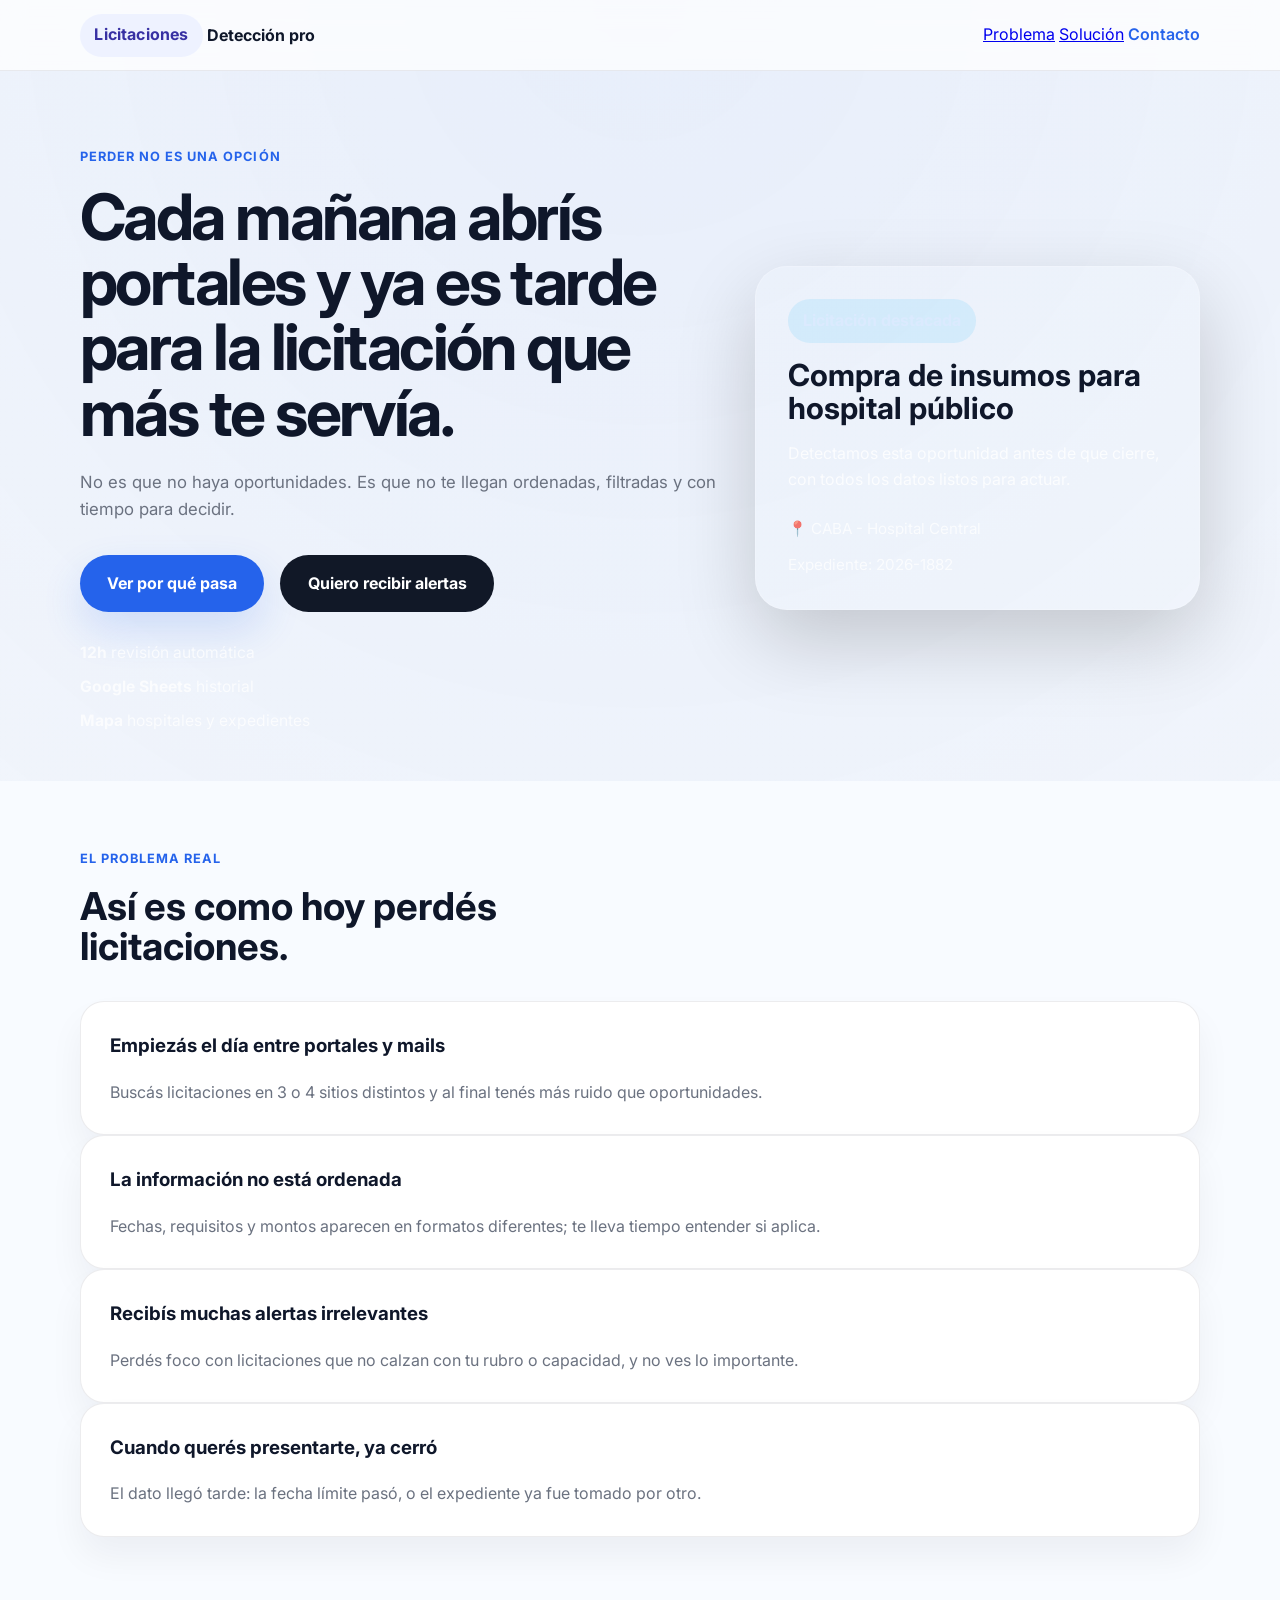
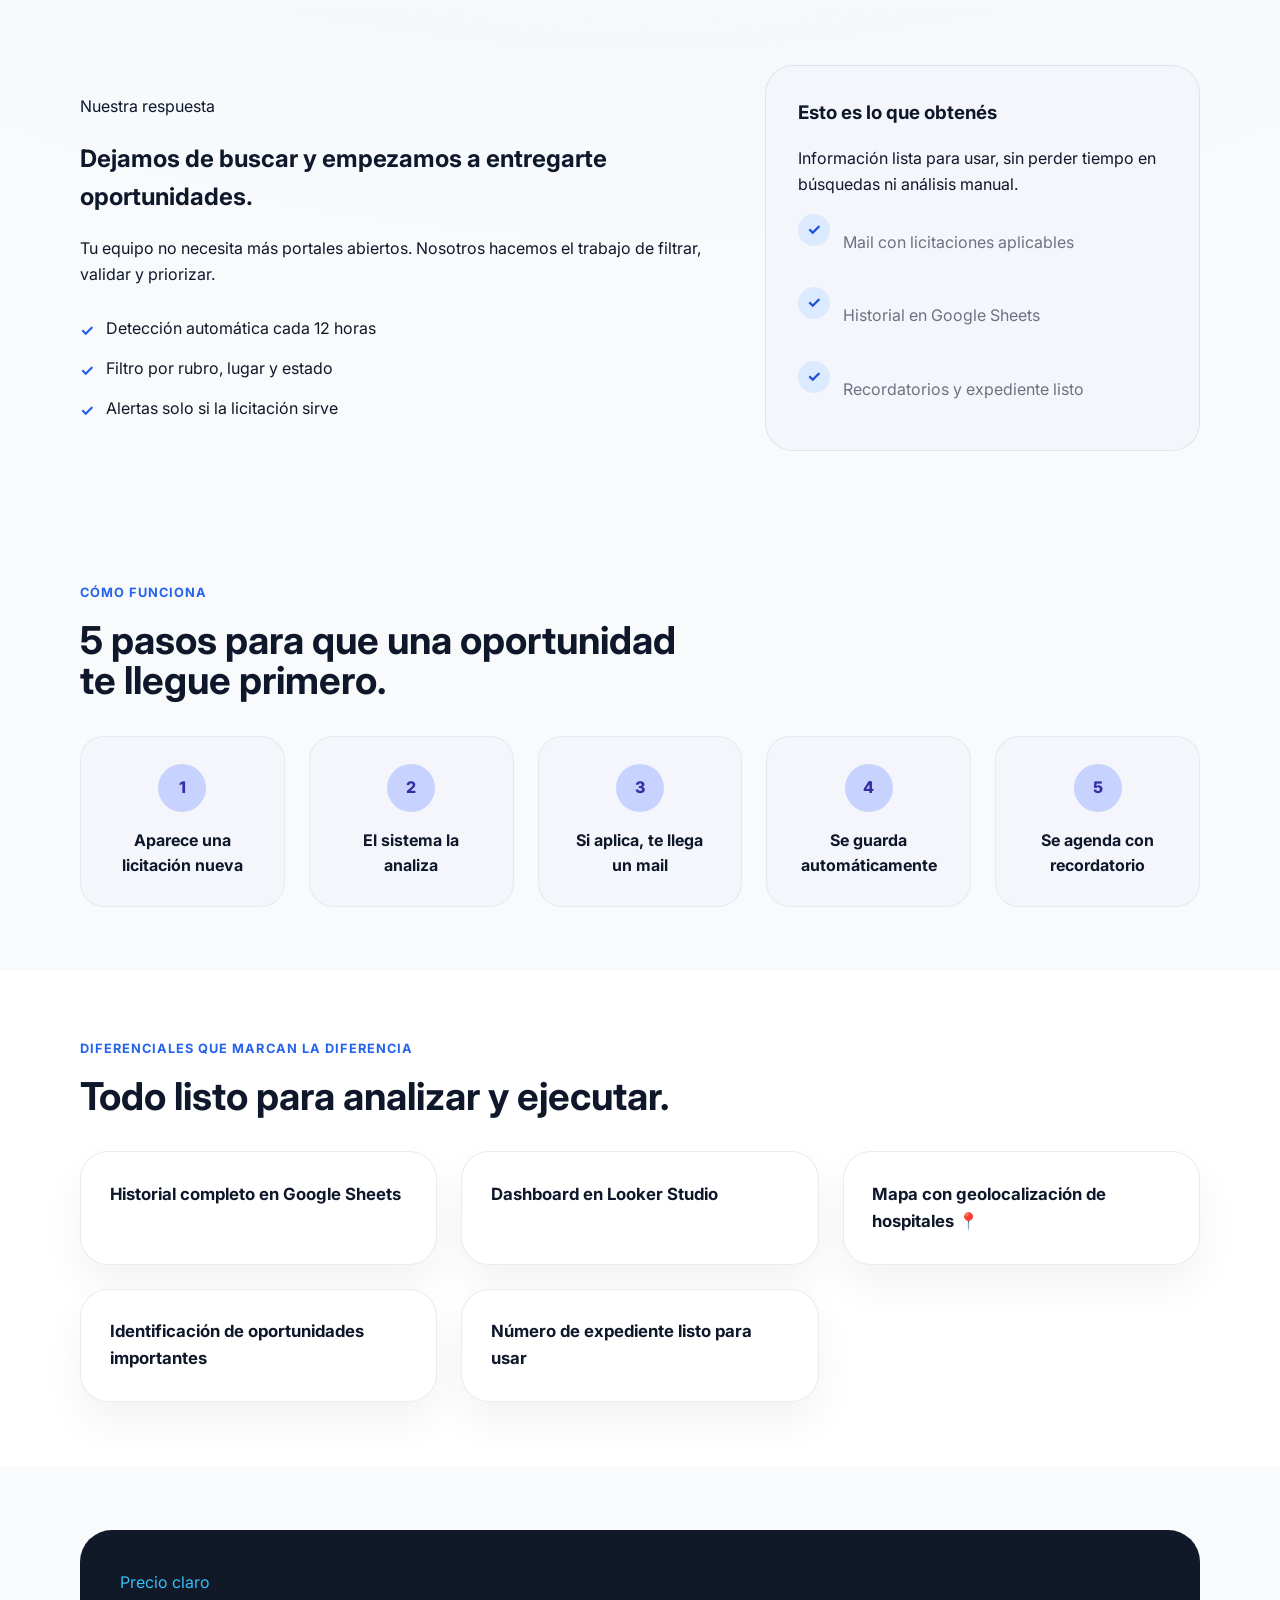
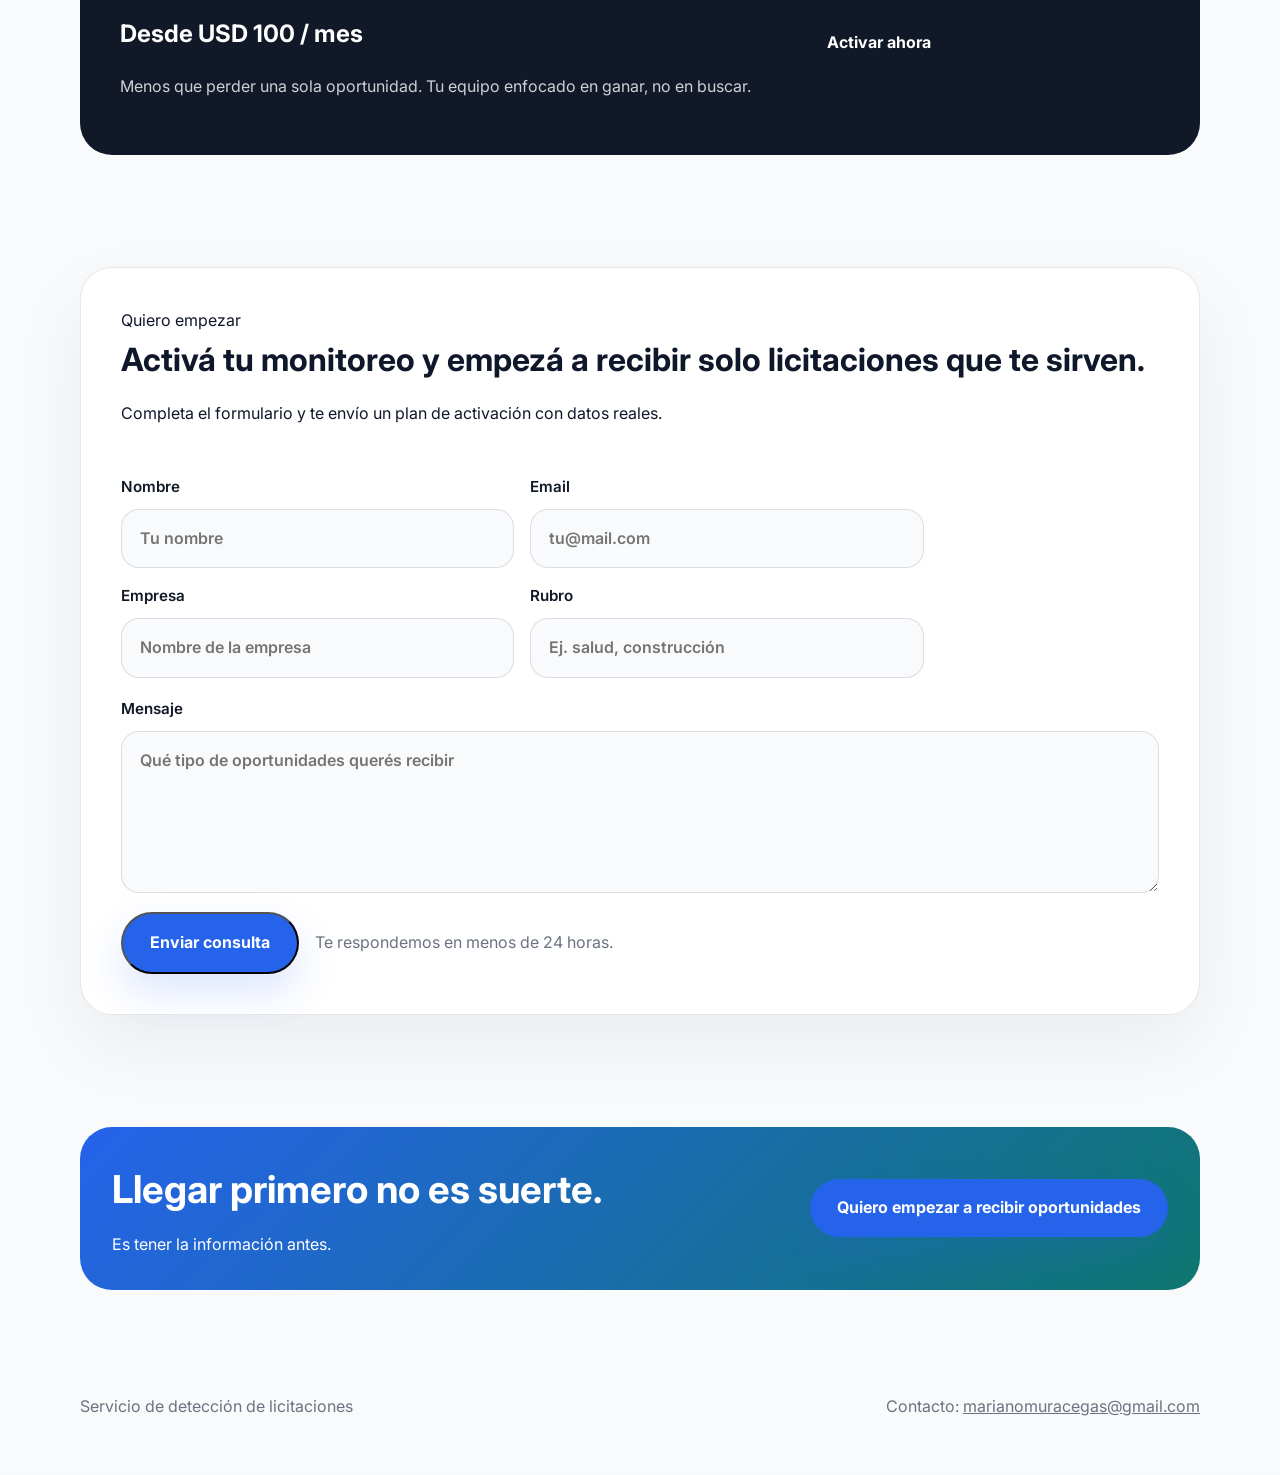
<file: index.html>
<!DOCTYPE html>
<html lang="es">
<head>
  <meta charset="UTF-8" />
  <meta name="viewport" content="width=device-width, initial-scale=1.0" />
  <title>Detectá licitaciones antes que los demás</title>
  <meta name="description" content="Recibí licitaciones filtradas por mail y llegá primero. Servicio que detecta, valida y te avisa solo cuando aplica." />
  <link rel="preconnect" href="https://fonts.googleapis.com" />
  <link rel="preconnect" href="https://fonts.gstatic.com" crossorigin />
  <link href="https://fonts.googleapis.com/css2?family=Inter:wght@400;500;600;700;800&display=swap" rel="stylesheet" />
  <link rel="stylesheet" href="styles.css" />
</head>
<body>
  <header class="topbar">
    <div class="container topbar-content">
      <div class="brand">
        <span class="badge">Licitaciones</span>
        <strong>Detección pro</strong>
      </div>
      <nav>
        <a href="#problema">Problema</a>
        <a href="#solucion">Solución</a>
        <a href="#contacto" class="topbar-link">Contacto</a>
      </nav>
    </div>
  </header>

  <main>
    <section class="hero">
      <div class="container hero-grid">
        <div class="hero-copy">
          <span class="eyebrow">Perder no es una opción</span>
          <h1>Cada mañana abrís portales y ya es tarde para la licitación que más te servía.</h1>
          <p class="hero-text">No es que no haya oportunidades. Es que no te llegan ordenadas, filtradas y con tiempo para decidir.</p>
          <div class="hero-actions">
            <a href="#problema" class="btn btn-primary">Ver por qué pasa</a>
            <a href="#contacto" class="btn btn-secondary">Quiero recibir alertas</a>
          </div>
          <div class="hero-meta">
            <span><strong>12h</strong> revisión automática</span>
            <span><strong>Google Sheets</strong> historial</span>
            <span><strong>Mapa</strong> hospitales y expedientes</span>
          </div>
        </div>

        <div class="hero-visual">
          <div class="hero-visual-card">
            <div class="tag">Licitación destacada</div>
            <h2>Compra de insumos para hospital público</h2>
            <p>Detectamos esta oportunidad antes de que cierre, con todos los datos listos para actuar.</p>
            <div class="hero-visual-meta">
              <span>📍 CABA - Hospital Central</span>
              <span>Expediente: 2026-1882</span>
            </div>
          </div>
        </div>
      </div>
    </section>

    <section class="section section-accent" id="problema">
      <div class="container">
        <div class="section-heading">
          <span class="eyebrow">El problema real</span>
          <h2>Así es como hoy perdés licitaciones.</h2>
        </div>
        <div class="story-grid">
          <article class="story-card">
            <h3>Empiezás el día entre portales y mails</h3>
            <p>Buscás licitaciones en 3 o 4 sitios distintos y al final tenés más ruido que oportunidades.</p>
          </article>
          <article class="story-card">
            <h3>La información no está ordenada</h3>
            <p>Fechas, requisitos y montos aparecen en formatos diferentes; te lleva tiempo entender si aplica.</p>
          </article>
          <article class="story-card">
            <h3>Recibís muchas alertas irrelevantes</h3>
            <p>Perdés foco con licitaciones que no calzan con tu rubro o capacidad, y no ves lo importante.</p>
          </article>
          <article class="story-card">
            <h3>Cuando querés presentarte, ya cerró</h3>
            <p>El dato llegó tarde: la fecha límite pasó, o el expediente ya fue tomado por otro.</p>
          </article>
        </div>
      </div>
    </section>

    <section class="section" id="solucion">
      <div class="container split-grid">
        <div>
          <span class="eyebrow">Nuestra respuesta</span>
          <h2>Dejamos de buscar y empezamos a entregarte oportunidades.</h2>
          <p>Tu equipo no necesita más portales abiertos. Nosotros hacemos el trabajo de filtrar, validar y priorizar.</p>
          <ul class="feature-list">
            <li>Detección automática cada 12 horas</li>
            <li>Filtro por rubro, lugar y estado</li>
            <li>Alertas solo si la licitación sirve</li>
          </ul>
        </div>
        <div class="info-panel">
          <h3>Esto es lo que obtenés</h3>
          <p>Información lista para usar, sin perder tiempo en búsquedas ni análisis manual.</p>
          <div class="info-item">
            <span>✓</span>
            <p>Mail con licitaciones aplicables</p>
          </div>
          <div class="info-item">
            <span>✓</span>
            <p>Historial en Google Sheets</p>
          </div>
          <div class="info-item">
            <span>✓</span>
            <p>Recordatorios y expediente listo</p>
          </div>
        </div>
      </div>
    </section>

    <section class="section" id="como-funciona">
      <div class="container">
        <div class="section-heading">
          <span class="eyebrow">Cómo funciona</span>
          <h2>5 pasos para que una oportunidad te llegue primero.</h2>
        </div>
        <div class="steps-grid">
          <div class="step">
            <div class="step-number">1</div>
            <h3>Aparece una licitación nueva</h3>
          </div>
          <div class="step">
            <div class="step-number">2</div>
            <h3>El sistema la analiza</h3>
          </div>
          <div class="step">
            <div class="step-number">3</div>
            <h3>Si aplica, te llega un mail</h3>
          </div>
          <div class="step">
            <div class="step-number">4</div>
            <h3>Se guarda automáticamente</h3>
          </div>
          <div class="step">
            <div class="step-number">5</div>
            <h3>Se agenda con recordatorio</h3>
          </div>
        </div>
      </div>
    </section>

    <section class="section section-alt" id="diferencial">
      <div class="container">
        <div class="section-heading">
          <span class="eyebrow">Diferenciales que marcan la diferencia</span>
          <h2>Todo listo para analizar y ejecutar.</h2>
        </div>
        <div class="features-grid">
          <div class="feature-card">
            <h3>Historial completo en Google Sheets</h3>
          </div>
          <div class="feature-card">
            <h3>Dashboard en Looker Studio</h3>
          </div>
          <div class="feature-card">
            <h3>Mapa con geolocalización de hospitales 📍</h3>
          </div>
          <div class="feature-card">
            <h3>Identificación de oportunidades importantes</h3>
          </div>
          <div class="feature-card">
            <h3>Número de expediente listo para usar</h3>
          </div>
        </div>
      </div>
    </section>

    <section class="section pricing" id="precio">
      <div class="container pricing-card">
        <div>
          <span class="eyebrow">Precio claro</span>
          <h2>Desde USD 100 / mes</h2>
          <p>Menos que perder una sola oportunidad. Tu equipo enfocado en ganar, no en buscar.</p>
        </div>
        <div class="pricing-action">
          <a href="#contacto" class="btn btn-secondary">Activar ahora</a>
        </div>
      </div>
    </section>

    <section class="section contact" id="contacto">
      <div class="container contact-card">
        <div class="contact-copy">
          <span class="eyebrow">Quiero empezar</span>
          <h2>Activá tu monitoreo y empezá a recibir solo licitaciones que te sirven.</h2>
          <p>Completa el formulario y te envío un plan de activación con datos reales.</p>
        </div>
        <form class="contact-form" action="#" method="post">
          <div class="form-grid">
            <label class="form-field">
              <span>Nombre</span>
              <input type="text" name="nombre" placeholder="Tu nombre" required />
            </label>
            <label class="form-field">
              <span>Email</span>
              <input type="email" name="email" placeholder="tu@mail.com" required />
            </label>
            <label class="form-field">
              <span>Empresa</span>
              <input type="text" name="empresa" placeholder="Nombre de la empresa" />
            </label>
            <label class="form-field">
              <span>Rubro</span>
              <input type="text" name="rubro" placeholder="Ej. salud, construcción" />
            </label>
          </div>
          <label class="form-field form-field-full">
            <span>Mensaje</span>
            <textarea name="mensaje" rows="5" placeholder="Qué tipo de oportunidades querés recibir"></textarea>
          </label>
          <div class="form-actions">
            <button type="submit" class="btn btn-primary">Enviar consulta</button>
            <span class="form-note">Te respondemos en menos de 24 horas.</span>
          </div>
        </form>
      </div>
    </section>

    <section class="section final-cta">
      <div class="container final-cta-card">
        <div>
          <h2>Llegar primero no es suerte.</h2>
          <p>Es tener la información antes.</p>
        </div>
        <a href="mailto:contacto@tuservicio.com" class="btn btn-primary">Quiero empezar a recibir oportunidades</a>
      </div>
    </section>
  </main>

  <footer class="footer">
    <div class="container footer-content">
      <p>Servicio de detección de licitaciones</p>
      <p>Contacto: <a href="mailto:contacto@tuservicio.com">marianomuracegas@gmail.com</a></p>
    </div>
  </footer>
</body>
</html>
</file>
<file: styles.css>
﻿:root {
  color-scheme: light;
  font-family: 'Inter', sans-serif;
  font-size: 16px;
  line-height: 1.6;
  color: #0f172a;
  background: linear-gradient(180deg, #e9f2ff 0%, #f8fafc 100%);
  --bg: #ffffff;
  --surface: #f4f6fb;
  --surface-strong: #e5ecf5;
  --primary: #2563eb;
  --primary-dark: #1d4ed8;
  --accent: #0f766e;
  --text-muted: #6b7280;
  --border: rgba(15, 23, 42, 0.08);
  --radius: 28px;
}

* {
  box-sizing: border-box;
}

html {
  scroll-behavior: smooth;
}

body {
  margin: 0;
  background: radial-gradient(circle at top, rgba(37, 99, 235, 0.08), transparent 40%), #f8fafc;
}

img {
  max-width: 100%;
  display: block;
}

button,
a {
  font: inherit;
}

.container {
  width: min(1120px, calc(100% - 2rem));
  margin: 0 auto;
}

.topbar {
  padding: 0.85rem 0;
  background: rgba(255, 255, 255, 0.72);
  backdrop-filter: blur(12px);
  border-bottom: 1px solid rgba(15, 23, 42, 0.08);
}

.topbar-content {
  display: flex;
  justify-content: space-between;
  align-items: center;
}

.badge {
  display: inline-flex;
  padding: 0.55rem 0.9rem;
  border-radius: 999px;
  background: #eef2ff;
  color: #3730a3;
  font-weight: 700;
  letter-spacing: 0.01em;
}

.topbar-link {
  color: #2563eb;
  text-decoration: none;
  font-weight: 600;
}

.hero {
  padding: 4.5rem 0 3rem;
}

.hero-grid {
  display: grid;
  grid-template-columns: 1.3fr 0.9fr;
  gap: 2rem;
  align-items: center;
}

.hero-copy .eyebrow,
.section-heading .eyebrow {
  display: inline-flex;
  margin-bottom: 1rem;
  color: #2563eb;
  font-weight: 700;
  text-transform: uppercase;
  letter-spacing: 0.08em;
  font-size: 0.8rem;
}

.hero-copy h1 {
  margin: 0;
  font-size: clamp(2.5rem, 5vw, 4.2rem);
  line-height: 1.02;
  letter-spacing: -0.04em;
}

.hero-text {
  margin: 1.5rem 0 2rem;
  max-width: 40rem;
  color: var(--text-muted);
  font-size: 1.05rem;
}

.hero-actions {
  display: flex;
  flex-wrap: wrap;
  gap: 1rem;
  align-items: center;
}

.btn {
  display: inline-flex;
  align-items: center;
  justify-content: center;
  padding: 1rem 1.7rem;
  border-radius: 999px;
  text-decoration: none;
  font-weight: 700;
  transition: transform 0.2s ease, box-shadow 0.2s ease, background-color 0.2s ease;
}

.btn:hover {
  transform: translateY(-1px);
}

.btn-primary {
  background: var(--primary);
  color: white;
  box-shadow: 0 18px 40px rgba(37, 99, 235, 0.16);
}

.btn-secondary {
  background: #111827;
  color: white;
}

.hero-label {
  color: var(--text-muted);
  font-weight: 600;
}

.hero-card {
  background: linear-gradient(180deg, rgba(255,255,255,0.96), #f8fbff);
  border: 1px solid var(--border);
  border-radius: var(--radius);
  padding: 2rem;
  box-shadow: 0 40px 100px rgba(15, 23, 42, 0.08);
}

.hero-card-inner {
  display: grid;
  gap: 1.5rem;
}

.hero-card-badge {
  display: inline-flex;
  padding: 0.55rem 0.85rem;
  border-radius: 999px;
  background: #e0f2fe;
  color: #0c4a6e;
  font-weight: 700;
  width: fit-content;
}

.hero-card h2 {
  margin: 0;
  font-size: 1.8rem;
}

.hero-card p {
  margin: 0;
  color: var(--text-muted);
}

.hero-stats {
  display: grid;
  gap: 1rem;
  grid-template-columns: repeat(2, minmax(0, 1fr));
}

.hero-stats div {
  padding: 1rem 1.1rem;
  border-radius: 24px;
  background: white;
  border: 1px solid rgba(15, 23, 42, 0.06);
}

.hero-stats strong {
  display: block;
  font-size: 1.1rem;
}

.hero-stats span {
  color: var(--text-muted);
}

.section {
  padding: 4rem 0;
}

.section-alt {
  background: #ffffff;
}

.section-heading {
  max-width: 38rem;
  margin-bottom: 2.2rem;
}

.section-heading h2 {
  margin: 0;
  font-size: clamp(2rem, 3vw, 3rem);
  line-height: 1.05;
}

.cards-grid,
.steps-grid,
.features-grid {
  display: grid;
  gap: 1.5rem;
}

.cards-grid {
  grid-template-columns: repeat(2, minmax(0, 1fr));
}

.card {
  background: var(--surface);
  border: 1px solid var(--border);
  border-radius: 24px;
  padding: 1.8rem;
}

.card h3 {
  margin-top: 0;
}

.card p {
  margin: 0.85rem 0 0;
  color: var(--text-muted);
}

.split-grid {
  display: grid;
  grid-template-columns: 1.35fr 0.9fr;
  gap: 2rem;
  align-items: center;
}

.feature-list {
  list-style: none;
  padding: 0;
  margin: 1.8rem 0 0;
  display: grid;
  gap: 0.9rem;
}

.feature-list li {
  position: relative;
  padding-left: 1.6rem;
  color: #111827;
}

.feature-list li::before {
  content: '✓';
  position: absolute;
  left: 0;
  top: 0.1rem;
  color: var(--primary);
  font-weight: 700;
}

.info-panel {
  background: var(--surface);
  border-radius: 28px;
  padding: 2rem;
  border: 1px solid var(--border);
}

.info-panel h3 {
  margin-top: 0;
}

.info-item {
  display: flex;
  align-items: flex-start;
  gap: 0.85rem;
  margin-top: 1rem;
  color: var(--text-muted);
}

.info-item span {
  display: inline-flex;
  width: 2rem;
  height: 2rem;
  align-items: center;
  justify-content: center;
  border-radius: 999px;
  background: #dbeafe;
  color: #1d4ed8;
  font-weight: 700;
}

.steps-grid {
  grid-template-columns: repeat(5, minmax(0, 1fr));
}

.step {
  background: var(--surface);
  border-radius: 24px;
  padding: 1.7rem;
  text-align: center;
  border: 1px solid rgba(15, 23, 42, 0.06);
}

.step-number {
  width: 3rem;
  height: 3rem;
  margin: 0 auto 1rem;
  display: grid;
  place-items: center;
  border-radius: 999px;
  background: #c7d2fe;
  color: #3730a3;
  font-weight: 800;
}

.step h3 {
  margin: 0;
  font-size: 1rem;
}

.features-grid {
  grid-template-columns: repeat(3, minmax(0, 1fr));
}

.feature-card {
  padding: 1.8rem;
  border-radius: 28px;
  background: #ffffff;
  border: 1px solid var(--border);
  box-shadow: 0 20px 40px rgba(15, 23, 42, 0.05);
}

.feature-card h3 {
  margin: 0;
  font-size: 1.05rem;
}

.contact {
  padding: 4rem 0;
}

.contact-card {
  display: grid;
  gap: 2rem;
  background: #ffffff;
  border-radius: 32px;
  padding: 2.5rem;
  border: 1px solid rgba(15, 23, 42, 0.1);
  box-shadow: 0 30px 80px rgba(15, 23, 42, 0.06);
}

.contact-copy h2 {
  margin: 0;
  font-size: clamp(2rem, 2.5vw, 2.8rem);
}

.contact-form {
  display: grid;
  gap: 1.2rem;
}

.form-grid {
  display: grid;
  gap: 1rem;
  grid-template-columns: repeat(2, minmax(0, 1fr));
}

.form-field {
  display: grid;
  gap: 0.6rem;
  font-weight: 600;
  color: #111827;
}

.form-field span {
  font-size: 0.95rem;
}

.form-field input,
.form-field textarea {
  width: 100%;
  border: 1px solid rgba(15, 23, 42, 0.12);
  border-radius: 18px;
  padding: 1rem 1.1rem;
  font: inherit;
  background: #f8fafc;
  color: #111827;
}

.form-field textarea {
  resize: vertical;
  min-height: 120px;
}

.form-field-full {
  grid-column: span 2;
}

.form-actions {
  display: flex;
  flex-wrap: wrap;
  gap: 1rem;
  align-items: center;
}

.form-note {
  color: var(--text-muted);
}

.pricing {
  padding: 4rem 0 3rem;
}

.pricing-card {
  display: grid;
  grid-template-columns: 1.8fr 1fr;
  gap: 2rem;
  align-items: center;
  background: #111827;
  color: white;
  border-radius: 32px;
  padding: 2.5rem;
}

.pricing-card .eyebrow {
  color: #38bdf8;
}

.pricing-card p {
  color: rgba(255,255,255,0.8);
}

.pricing-action {
  display: flex;
  flex-direction: column;
  align-items: flex-start;
  gap: 1rem;
}

.price {
  font-size: 2rem;
  font-weight: 800;
  margin: 0;
}

.final-cta {
  padding: 3rem 0 4rem;
}

.final-cta-card {
  display: flex;
  flex-wrap: wrap;
  align-items: center;
  justify-content: space-between;
  gap: 1.5rem;
  background: linear-gradient(135deg, #2563eb 0%, #0f766e 100%);
  color: white;
  border-radius: 32px;
  padding: 2rem;
}

.final-cta-card h2 {
  margin: 0;
  font-size: clamp(2rem, 3vw, 2.5rem);
}

.final-cta-card p {
  margin: 0.75rem 0 0;
}

.footer {
  padding: 1.5rem 0 2.5rem;
}

.footer-content {
  display: flex;
  flex-wrap: wrap;
  gap: 1rem;
  justify-content: space-between;
  color: var(--text-muted);
}

.footer-content a {
  color: inherit;
  text-decoration: underline;
}

.hero-meta {
  margin-top: 1.75rem;
  color: rgba(255, 255, 255, 0.72);
  font-size: 0.98rem;
  display: grid;
  gap: 0.55rem;
}

.hero-visual {
  display: grid;
  place-items: center;
}

.hero-visual-card {
  width: 100%;
  background: rgba(255, 255, 255, 0.08);
  border: 1px solid rgba(255, 255, 255, 0.18);
  border-radius: 32px;
  padding: 2rem;
  box-shadow: 0 30px 80px rgba(0, 0, 0, 0.18);
}

.tag {
  display: inline-flex;
  padding: 0.55rem 0.95rem;
  border-radius: 999px;
  background: rgba(56, 189, 248, 0.14);
  color: #dbeafe;
  font-weight: 700;
  margin-bottom: 1rem;
}

.hero-visual-card h2 {
  margin: 0;
  font-size: 1.9rem;
  line-height: 1.1;
}

.hero-visual-card p {
  color: rgba(255, 255, 255, 0.78);
  margin: 1rem 0 1.5rem;
}

.hero-visual-meta {
  display: grid;
  gap: 0.75rem;
  color: rgba(255, 255, 255, 0.72);
  font-size: 0.95rem;
}

.story-grid {
  grid-template-columns: repeat(2, minmax(0, 1fr));
}

.story-card {
  background: white;
  border: 1px solid rgba(15, 23, 42, 0.08);
  padding: 1.8rem;
  border-radius: 24px;
  box-shadow: 0 20px 35px rgba(15, 23, 42, 0.05);
}

.story-card h3 {
  margin-top: 0;
}

.story-card p {
  margin: 1rem 0 0;
  color: var(--text-muted);
}

.section-accent {
  background: #f8fbff;
}

@media (max-width: 900px) {
  .hero-grid,
  .split-grid,
  .pricing-card {
    grid-template-columns: 1fr;
  }

  .steps-grid,
  .features-grid,
  .cards-grid,
  .story-grid {
    grid-template-columns: 1fr;
  }
}

@media (max-width: 620px) {
  .hero {
    padding-top: 3rem;
  }

  .hero-copy h1 {
    font-size: 2.5rem;
  }

  .btn {
    width: 100%;
  }

  .topbar-content {
    flex-direction: column;
    gap: 0.8rem;
  }
}
</file>
